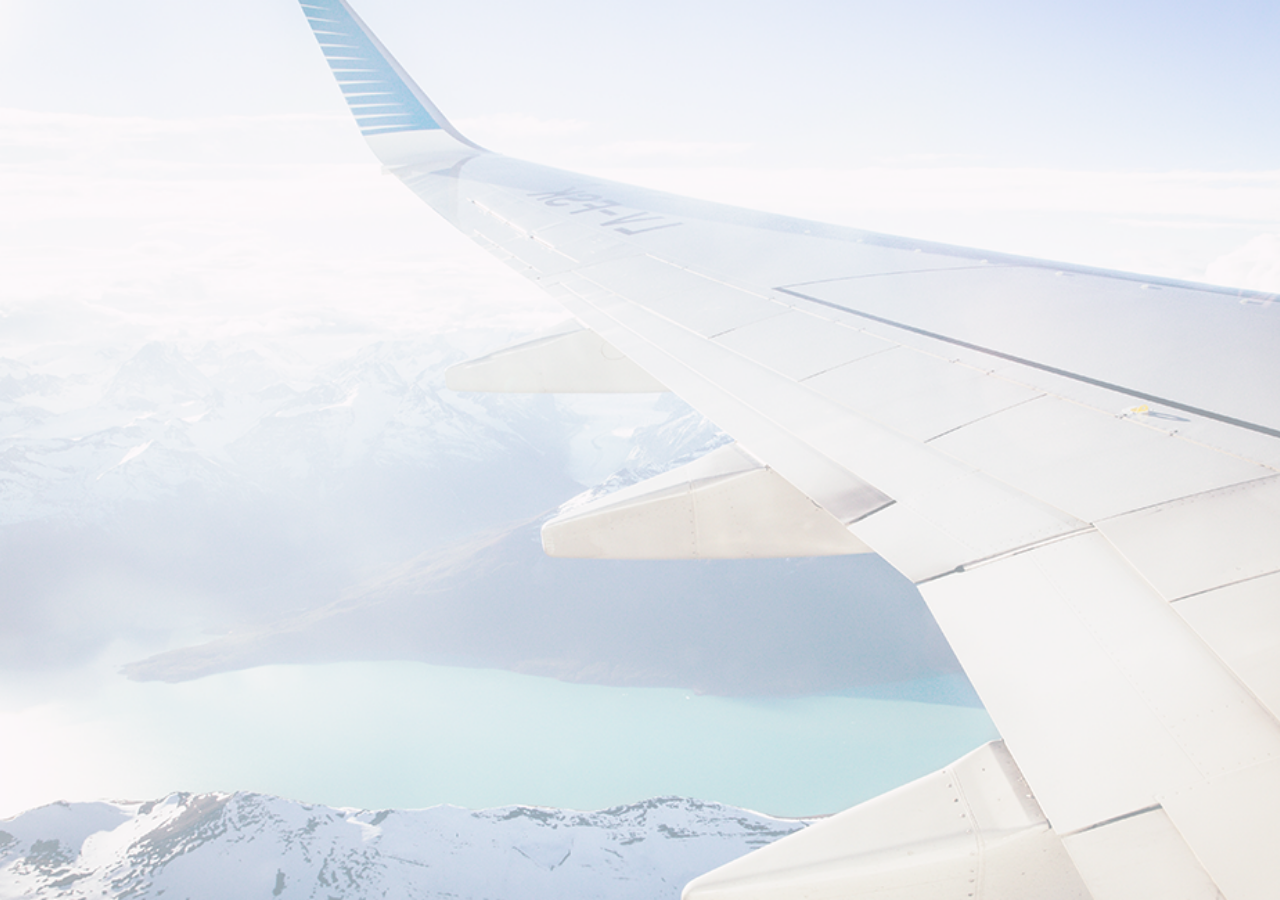
<file: index.html>
<!DOCTYPE html>
<html lang="en">

<head>
    <meta charset="UTF-8">
    <meta name="viewport" content="width=device-width, initial-scale=1.0">
    <meta http-equiv="X-UA-Compatible" content="ie=edge">
    <link rel="stylesheet" href="./normalize.css">
    <link rel="stylesheet" href="./style.css">
    <title>Main page</title>
    <link href="https://fonts.googleapis.com/css?family=Roboto:300,400,700" rel="stylesheet">
</head>

<body>
    <div class="welcome dflex">
        <div class="welcome__container">
            <div class="welcome__center-block dflex">
                <div class="welcome__logo">
                    <img src="./img/logo_intro.png" alt="" class="welcome__logo-pic">
                </div>
                    <a href="home.html" class="welcome__enter-btn">Перейти на сайт</a>
            </div>
            
        </div>
    </div>




</body>



</html>
</file>
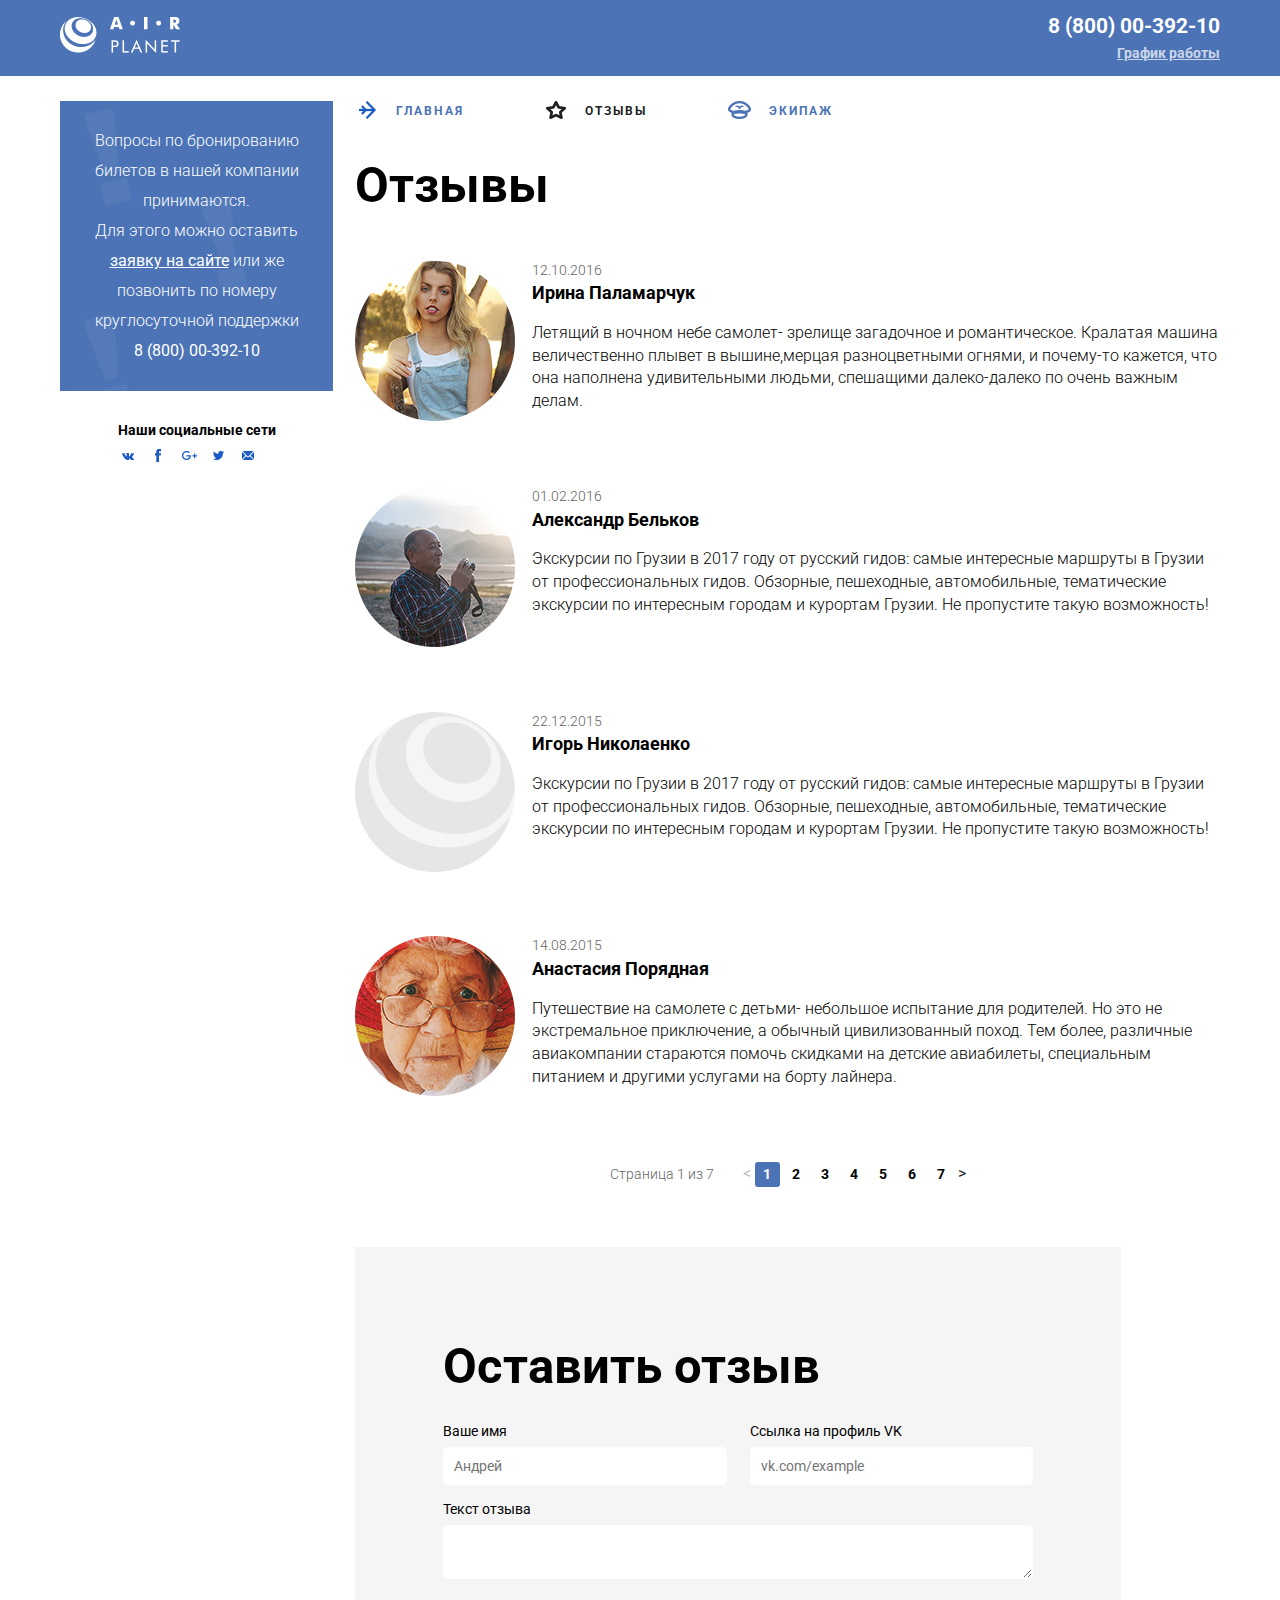
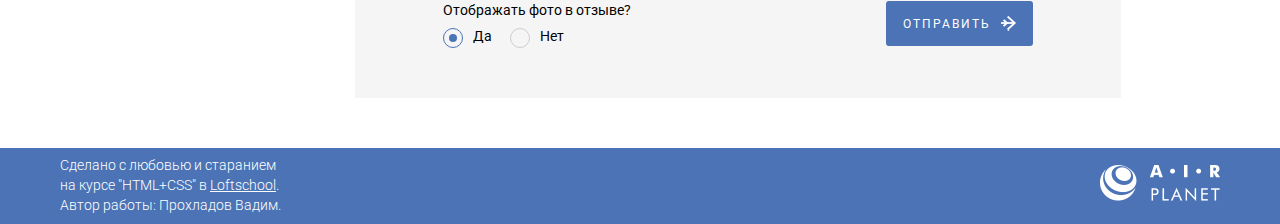
<file: comments.html>
<!DOCTYPE html>
<html lang="en">

<head>
    <meta charset="UTF-8">
    <meta name="viewport" content="width=device-width, initial-scale=1.0">
    <meta http-equiv="X-UA-Compatible" content="ie=edge">
    <link rel="stylesheet" href="./normalize.css">
    <link rel="stylesheet" href="./style.css">
    <title>Main page</title>
    <link href="https://fonts.googleapis.com/css?family=Roboto:300,400,700" rel="stylesheet">
</head>

<body>
    <div class="wrapper">
        <header class="header">
            <div class="container header__container dflex">
                <a href="home.html" class="logo">
                    <img class="logo__picture" src="./img/logo/logo.png" alt="">
                </a>
                <div class="company-contacts">
                    <a href="tel:+78000039210" class="company-contacts-phone"> 8 (800) 00-392-10 </a>
                    <div class="dropdown">
                        <a a href="#" class="dropdown__link">График работы </a>
                        <div class="dropdown__menu">
                            <div class="dropdown__menu_card">
                                <ul class="dropdown__list">
                                    <li class="dropdown__list-text-blue"><b>пн-вс: 9:00-20:00</b></li>
                                    <li class="dropdown__list-text">обед 14:00-14:30</li>
                                </ul>
                            </div>
                        </div>
                    </div>
                </div>
            </div>

        </header>
        <div class="container dflex">         
            <aside class="sidebar">
                <div class="alert">
                    Вопросы по бронированию билетов в нашей компании принимаются. <br>
                    Для этого можно оставить <b><u>заявку на сайте</u></b> или же позвонить по номеру круглосуточной поддержки <br><b> 8 (800) 00-392-10</b> 
                </div>

                <div class="text-center">
                    <div class="social">
                        <div class="social__text">
                            Наши социальные сети
                        </div>
                        <ul class="social__icon dflex">
                            <li class="social__icon-pic">
                                <a href="#" class="social__link social__link-vk"> </a>                                
                            </li>
                            <li class="social__icon-pic">
                                <a href="#" class="social__link social__link-fb"></a>                            
                            </li>
                            <li class="social__icon-pic">
                                <a href="#" class="social__link social__link-google"></a>                            
                            </li>
                            <li class="social__icon-pic">
                                <a href="#" class="social__link social__link-tw"></a>                            
                            </li>
                            <li class="social__icon-pic">
                                <a href="#" class="social__link social__link-mail"> </a>                            
                            </li>
                                    
                        </ul>
                                    
                    </div>
                </div>
                

            </aside>

            <div class="page-content">
                <ul class="nav dflex">
                    <li class="nav__item">
                        <a href="home.html" class="nav__link nav__icon nav__icon--main">
                            Главная
                        </a>
                    </li>
                    <li class="nav__item nav__item--active">
                        <a href="#" class="nav__link nav__icon nav__icon--feed">
                            Отзывы
                        </a>
                    </li>
                    <li class="nav__item">
                        <a href="team.html" class="nav__link nav__icon nav__icon--team">
                            Экипаж
                        </a>
                    </li>
        
                </ul>
    
                <section class="comments">
                    <h2 class="comments__title">Отзывы</h2>
                    <ul class="comments__list">
                        <li class="comments__item dflex">
                            <div class="comments__avatar">
                                <img src="./img/comments/Ellipse 1-3.jpg" alt="" class="comments__avatar-pic">
                            </div>
                            <div class="comments__desc">
                                <div class="comments__date">12.10.2016</div>
                                <div class="comments__heading">Ирина Паламарчук</div>
                                <p class="comments__desc-text">
                                    Летящий в ночном небе самолет- зрелище загадочное и романтическое.
                                    Кралатая машина величественно плывет в вышине,мерцая разноцветными
                                    огнями, и почему-то кажется, что она наполнена удивительными людьми,
                                    спешащими далеко-далеко по очень важным делам.
                                </p>
                            </div>
                        </li>
                        <li class="comments__item dflex">
                            <div class="comments__avatar">
                                <img src="./img/comments/Ellipse 1-2.jpg" alt="" class="comments__avatar-pic">
                            </div>
                            <div class="comments__desc">
                                <div class="comments__date">01.02.2016</div>
                                <div class="comments__heading">Александр Бельков</div>
                                <p class="comments__desc-text">
                                    Экскурсии по Грузии в 2017 году от русский гидов: самые интересные
                                    маршруты в Грузии от профессиональных гидов. Обзорные, пешеходные,
                                    автомобильные, тематические экскурсии по интересным городам и курортам
                                    Грузии. Не пропустите такую возможность!
                                </p>
                            </div>
                        </li>
                        <li class="comments__item dflex">
                            <div class="comments__avatar">
                                <img src="./img/comments/Ellipse 1-1.jpg" alt="" class="comments__avatar-pic">
                            </div>
                            <div class="comments__desc">
                                <div class="comments__date">22.12.2015</div>
                                <div class="comments__heading">Игорь Николаенко</div>
                                <p class="comments__desc-text">
                                    Экскурсии по Грузии в 2017 году от русский гидов: самые интересные
                                    маршруты в Грузии от профессиональных гидов. Обзорные, пешеходные,
                                    автомобильные, тематические экскурсии по интересным городам и курортам
                                    Грузии. Не пропустите такую возможность!
                                </p>
                            </div>
                        </li>
                        <li class="comments__item dflex">
                            <div class="comments__avatar">
                                <img src="./img/comments/Ellipse 1.png" alt="" class="comments__avatar-pic">
                            </div>
                            <div class="comments__desc">
                                <div class="comments__date">14.08.2015</div>
                                <div class="comments__heading">Анастасия Порядная</div>
                                <p class="comments__desc-text">
                                    Путешествие на самолете с детьми- небольшое испытание для родителей.
                                    Но это не экстремальное приключение, а обычный цивилизованный поход.
                                    Тем более, различные авиакомпании стараются помочь скидками на детские
                                    авиабилеты, специальным питанием и другими услугами на борту лайнера.
                                </p>
                            </div>
                        </li>
                    </ul>
                </section>
    
                <section class="pagination">
                    <div class="pagination__display">
                        <span>Страница 1 из 7</span>
                    </div>
                    <div class="pagination__controlls">
                        <a href="#" class="pagination__prev"><</a> 
                        <ul class="pagination__pages">
                            <li class="pagination__pages-item">
                                <a href="#" class="pagination__link active">1</a>
                            </li>
                            <li class="pagination__pages-item">
                                <a href="#" class="pagination__link">2</a>
                            </li>
                            <li class="pagination__pages-item">
                                <a href="#" class="pagination__link">3</a>
                            </li>
                            <li class="pagination__pages-item">
                                <a href="#" class="pagination__link">4</a>
                            </li>
                            <li class="pagination__pages-item">
                                <a href="#" class="pagination__link">5</a>
                            </li>
                            <li class="pagination__pages-item">
                                <a href="#" class="pagination__link">6</a>
                            </li>
                            <li class="pagination__pages-item">
                                <a href="#" class="pagination__link">7</a>
                            </li>
                        </ul>
                        <a href="#" class="pagination__next">></a>
                    </div>
                </section>

                <form method="get" class="form">
                    <h2 class="form__title">Оставить отзыв</h2>
                    <div class="form__row">
                        <label for="" class="form__block">
                            <div class="form__block-title">Ваше имя</div>
                            <input type="text" placeholder="Андрей" class="form__input form-field">
                        </label>
                        <label for="" class="form__block">
                            <div class="form__block-title">Ссылка на профиль VK</div>
                            <input type="text" placeholder="vk.com/example" class="form__input form-field">
                        </label>                
                    </div>
                    <div class="form__row">
                        <label for="" class="form__block">
                            <div class="form__block-title">Текст отзыва</div>
                            <textarea name="" class="form__textarea form-field"></textarea>
                        </label>                            
                    </div>
                    <div class="dflex form__footer">
                        <div class="form__check">
                            <div class="form__check-title">Отображать фото в отзыве?</div>
                            <label class="form__radio-button">
                                <input type="radio" name="check" value="yes" checked class="form__radio-input">
                                <div class="radio__styled"></div>Да
                            </label> 
                            <label class="form__radio-button">
                                <input type="radio" name="check" value="no" class="form__radio-input">
                                <div class="radio__styled"></div>Нет
                            </label>
                        </div>            
                        <div class="form__button">
                            <button type="submit" class="form__button-text">Отправить</button>
                        </div>
                    </div>
        
                </form>

            </div>

        </div>


        <footer class="footer">
            <div class="container footer__container dflex">
                <div class="company-text">
                    Сделано с любовью и старанием <br> 
                    на курсе "HTML+CSS" в <u>Loftschool</u>.</br>
                    Автор работы: Прохладов Вадим.       
                </div>
                <a href="home.html" class="footer__logo">
                    <img class="logo__picture" src="./img/logo/logo.png" alt="">
                </a>
                

                    
            </div>
        </footer>

    </div>

</body>

</html>
</file>
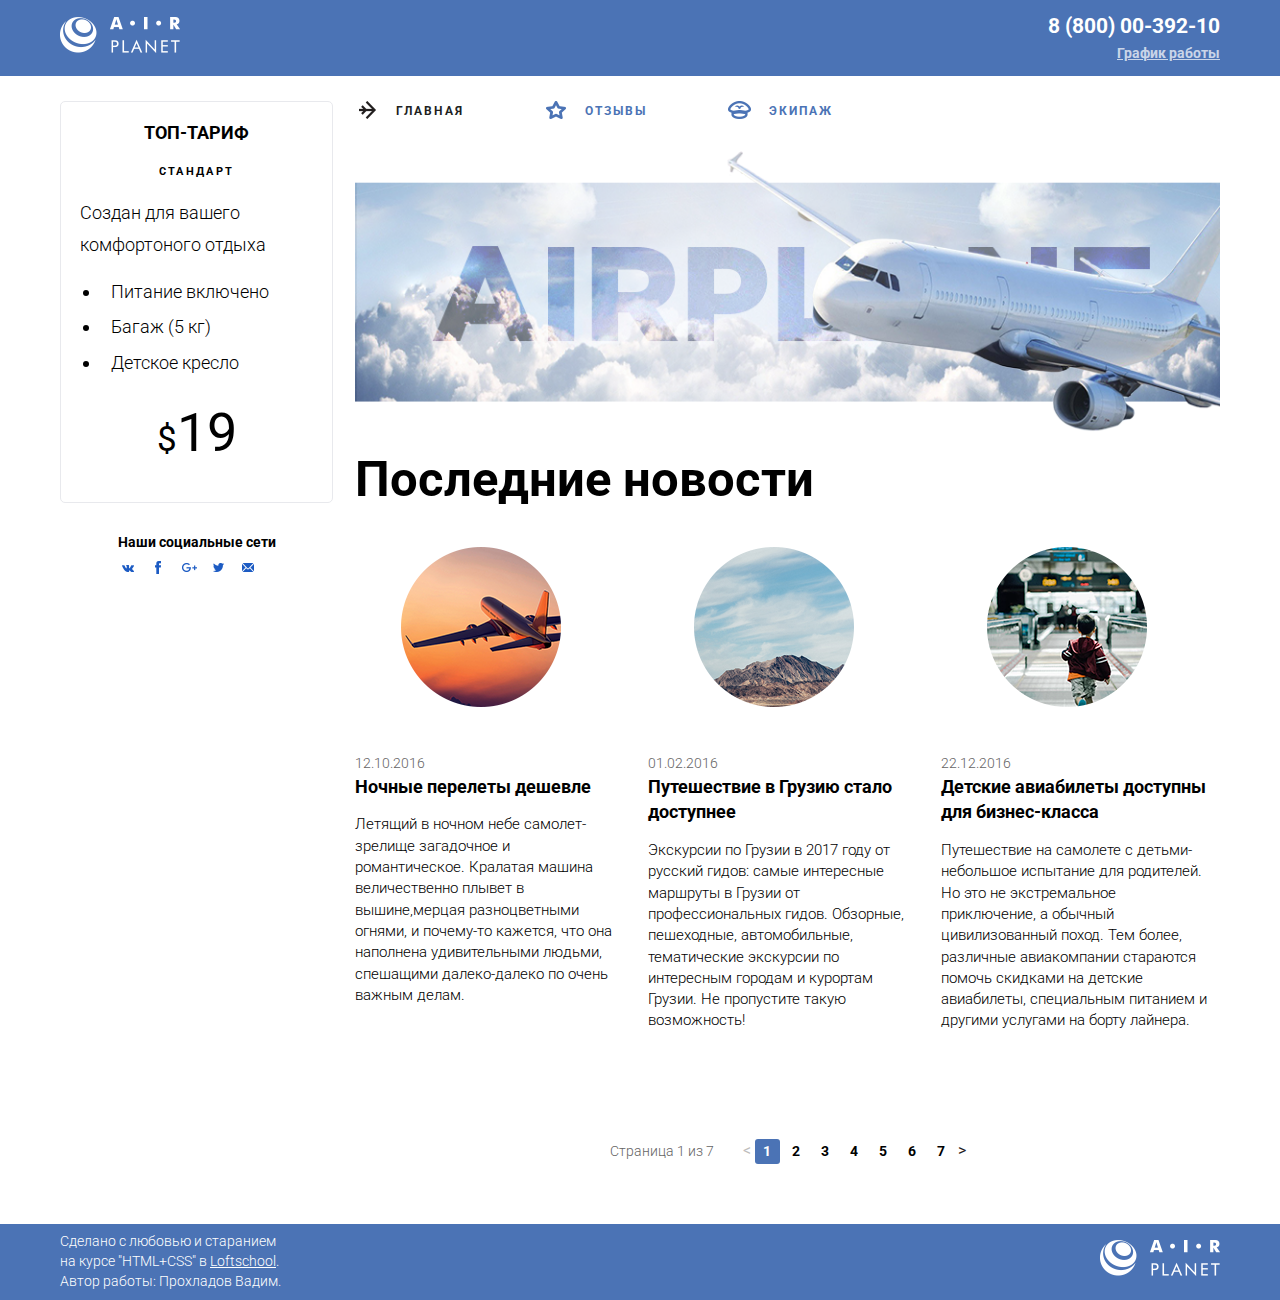
<file: home.html>
<!DOCTYPE html>
<html lang="en">

<head>
    <meta charset="UTF-8">
    <meta name="viewport" content="width=device-width, initial-scale=1.0">
    <meta http-equiv="X-UA-Compatible" content="ie=edge">
    <link rel="stylesheet" href="./normalize.css">
    <link rel="stylesheet" href="./style.css">
    <title>Main page</title>
    <link href="https://fonts.googleapis.com/css?family=Roboto:300,400,700" rel="stylesheet">
</head>

<body>
    <div class="wrapper">
        <header class="header">
            <div class="container header__container dflex">
                <a href="" class="logo">
                    <img class="logo__picture" src="./img/logo/logo.png" alt="">
                </a>
                <div class="company-contacts">
                    <a href="tel:+78000039210" class="company-contacts-phone"> 8 (800) 00-392-10 </a>
                    <div class="dropdown">
                        <a a href="#" class="dropdown__link">График работы </a>
                        <div class="dropdown__menu">
                            <div class="dropdown__menu_card">
                                <ul class="dropdown__list">
                                    <li class="dropdown__list-text-blue"><b>пн-вс: 9:00-20:00</b></li>
                                    <li class="dropdown__list-text">обед 14:00-14:30</li>
                                </ul>
                            </div>
                        </div>
                    </div>
                    
                </div>
            </div>

        </header>
        <div class="container dflex">         
            <aside class="sidebar">
                <div class="prices__block prices__block-border">
                    <h3 class="prices__block-text">Топ-тариф</h3>
                    <h5 class="price__heading-text">Стандарт</h5>
                    <div class="price__description">
                        <div class="block__title">
                            Создан для вашего комфортоного отдыха
                        </div>
                        <ul class="block__desc">
                            <li>Питание включено</li>
                            <li>Багаж (5 кг)</li>
                            <li>Детское кресло</li>
                        </ul>
                    </div>                                            
                    <p class="price-text">
                        <small>$</small>19
                    </p>                           
                </div>

                <div class="text-center">
                    <div class="social">
                        <div class="social__text">
                            Наши социальные сети
                        </div>
                        <ul class="social__icon dflex">
                            <li class="social__icon-pic">
                                <a href="#" class="social__link social__link-vk"> </a>                                
                            </li>
                            <li class="social__icon-pic">
                                <a href="#" class="social__link social__link-fb"></a>                            
                            </li>
                            <li class="social__icon-pic">
                                <a href="#" class="social__link social__link-google"></a>                            
                            </li>
                            <li class="social__icon-pic">
                                <a href="#" class="social__link social__link-tw"></a>                            
                            </li>
                            <li class="social__icon-pic">
                                <a href="#" class="social__link social__link-mail"> </a>                            
                            </li>
                            
                        </ul>
                            
                    </div>
                </div>
                
            </aside>      
            <div class="page-content">
                <ul class="nav dflex">
                    <li class="nav__item nav__item--active">
                        <a href="#" class="nav__link nav__icon nav__icon--main">
                            Главная
                        </a>
                    </li>
                    <li class="nav__item">
                        <a href="comments.html" class="nav__link nav__icon nav__icon--feed">
                            Отзывы
                        </a>
                    </li>
                    <li class="nav__item">
                        <a href="team.html" class="nav__link nav__icon nav__icon--team">
                            Экипаж
                        </a>
                    </li>
        
                </ul>
        
                <section class="page__preview">
                    <img src="./img/air.png" alt="" class="page__preview-img">
                </section>

                <section class="news">
                    <h2 class="news__title">Последние новости</h2>
                    <ul class="news__list dflex">
                        <li class="news__item dflex">
                            <div class="news__avatar">
                                <img src="./img/news/Ellipse 1-2.png" alt="" class="news__avatar-pic">
                            </div>
                            <div class="news__desc">
                                <div class="news__date">12.10.2016</div>
                                <div class="news__heading">Ночные перелеты дешевле</div>
                                <p class="news__desc-text">
                                    Летящий в ночном небе самолет- зрелище загадочное и романтическое.
                                    Кралатая машина величественно плывет в вышине,мерцая разноцветными
                                    огнями, и почему-то кажется, что она наполнена удивительными людьми,
                                    спешащими далеко-далеко по очень важным делам.
                                </p>
                            </div>
                        </li>
                        <li class="news__item dflex">
                            <div class="news__avatar">
                                <img src="./img/news/Ellipse 1-1.png" alt="" class="news__avatar-pic">
                            </div>
                            <div class="news__desc">
                                <div class="news__date">01.02.2016</div>
                                <div class="news__heading">Путешествие в Грузию стало доступнее</div>
                                <p class="news__desc-text">
                                    Экскурсии по Грузии в 2017 году от русский гидов: самые интересные
                                    маршруты в Грузии от профессиональных гидов. Обзорные, пешеходные,
                                    автомобильные, тематические экскурсии по интересным городам и курортам
                                    Грузии. Не пропустите такую возможность!
                                </p>
                            </div>
                        </li>
                        <li class="news__item dflex">
                            <div class="news__avatar">
                                <img src="./img/news/Ellipse 1.png" alt="" class="news__avatar-pic">
                            </div>
                            <div class="news__desc">
                                <div class="news__date">22.12.2016</div>
                                <div class="news__heading">Детские авиабилеты доступны для бизнес-класса</div>
                                <p class="news__desc-text">
                                    Путешествие на самолете с детьми- небольшое испытание для родителей.
                                    Но это не экстремальное приключение, а обычный цивилизованный поход.
                                    Тем более, различные авиакомпании стараются помочь скидками на детские
                                    авиабилеты, специальным питанием и другими услугами на борту лайнера.
                                </p>
                            </div>
                        </li>
                    </ul>
                </section>

                <section class="pagination">
                    <div class="pagination__display">
                        <span>Страница 1 из 7</span>
                    </div>
                    <div class="pagination__controlls">
                        <a href="#" class="pagination__prev"><</a> 
                        <ul class="pagination__pages">
                            <li class="pagination__pages-item">
                                <a href="#" class="pagination__link active">1</a>
                            </li>
                            <li class="pagination__pages-item">
                                <a href="#" class="pagination__link">2</a>
                            </li>
                            <li class="pagination__pages-item">
                                <a href="#" class="pagination__link">3</a>
                            </li>
                            <li class="pagination__pages-item">
                                <a href="#" class="pagination__link">4</a>
                            </li>
                            <li class="pagination__pages-item">
                                <a href="#" class="pagination__link">5</a>
                            </li>
                            <li class="pagination__pages-item">
                                <a href="#" class="pagination__link">6</a>
                            </li>
                            <li class="pagination__pages-item">
                                <a href="#" class="pagination__link">7</a>
                            </li>
                        </ul>
                        <a href="#" class="pagination__next">></a>
                    </div>
                </section>
            </div>
        
        </div>

        <footer class="footer">
            <div class="container footer__container dflex">
                <div class="company-text">
                    Сделано с любовью и старанием <br> 
                    на курсе "HTML+CSS" в <u>Loftschool</u>.</br>
                    Автор работы: Прохладов Вадим.       
                </div>
                <a href="#" class="footer__logo">
                    <img class="logo__picture" src="./img/logo/logo.png" alt="">
                </a>
                

                    
            </div>
        </footer>

    </div>

</body>

</html>
</file>
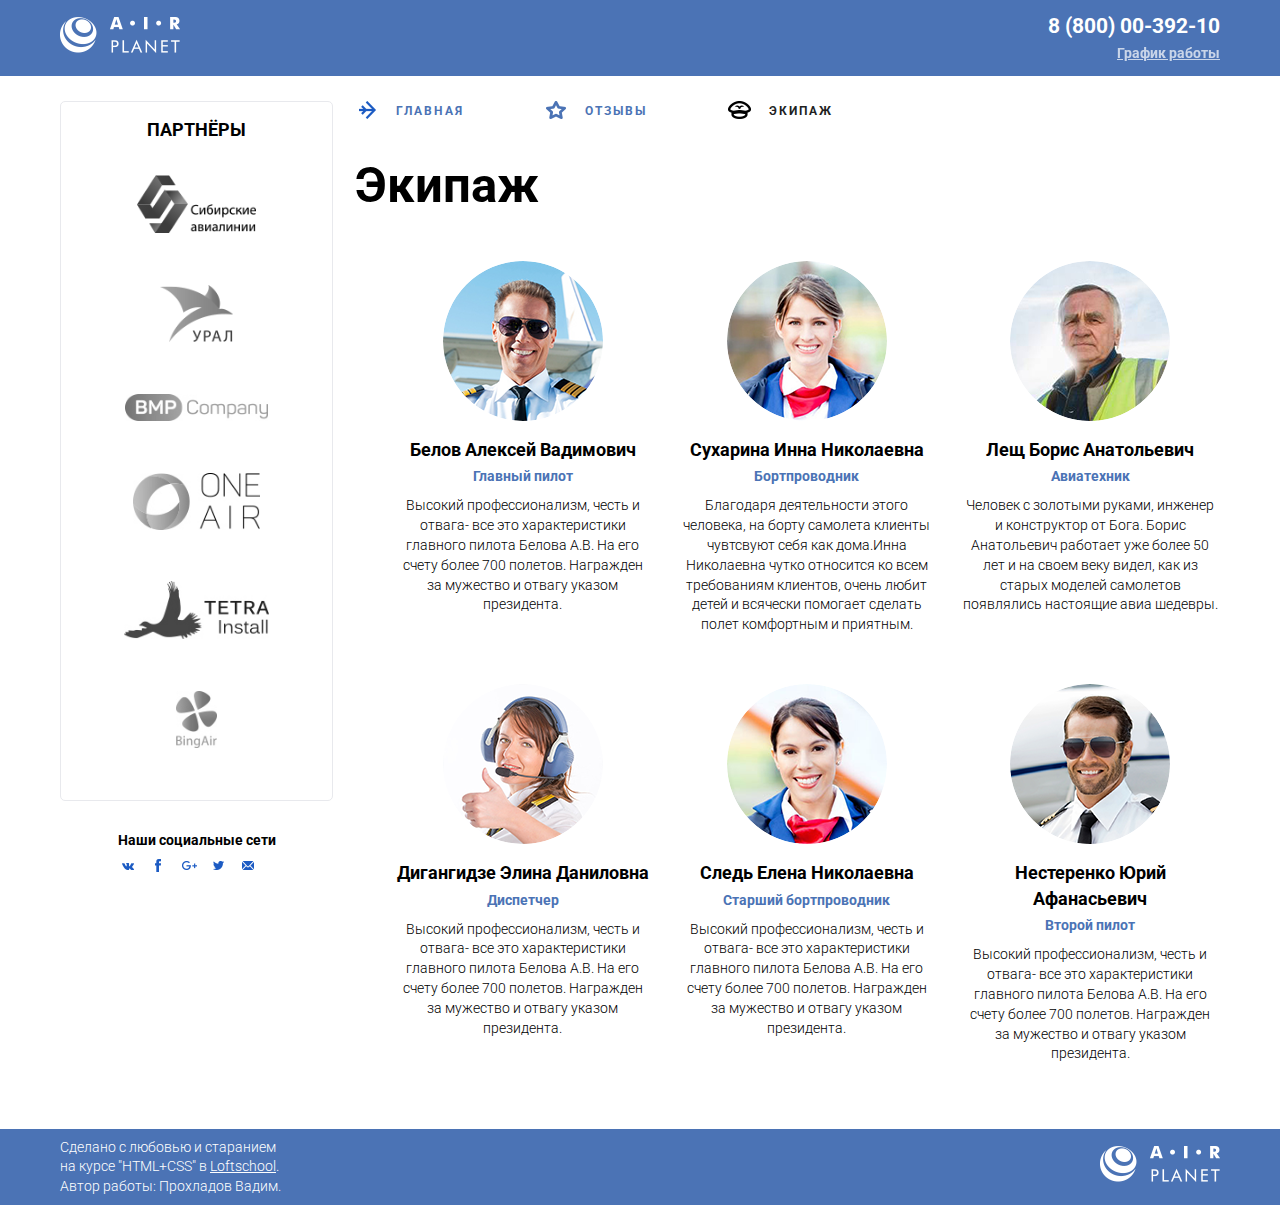
<file: team.html>
<!DOCTYPE html>
<html lang="en">

<head>
    <meta charset="UTF-8">
    <meta name="viewport" content="width=device-width, initial-scale=1.0">
    <meta http-equiv="X-UA-Compatible" content="ie=edge">
    <link rel="stylesheet" href="./normalize.css">
    <link rel="stylesheet" href="./style.css">
    <title>Main page</title>
    <link href="https://fonts.googleapis.com/css?family=Roboto:300,400,700" rel="stylesheet">
</head>

<body>
    <div class="wrapper">
        <header class="header">
            <div class="container header__container dflex">
                <a href="home.html" class="logo">
                    <img class="logo__picture" src="./img/logo/logo.png" alt="">
                </a>
                <div class="company-contacts">
                    <a href="tel:+78000039210" class="company-contacts-phone"> 8 (800) 00-392-10 </a>
                    <div class="dropdown">
                        <a a href="#" class="dropdown__link">График работы </a>
                        <div class="dropdown__menu">
                            <div class="dropdown__menu_card">
                                <ul class="dropdown__list">
                                    <li class="dropdown__list-text-blue"><b>пн-вс: 9:00-20:00</b></li>
                                    <li class="dropdown__list-text">обед 14:00-14:30</li>
                                </ul>
                            </div>
                        </div>
                        </div>
                </div>
            </div>

        </header>
        <div class="container dflex">         
            <aside class="sidebar">
                <div class="partners partners__border">
                    <h2 class="partners__text">
                        Партнёры
                    </h2>
                    <ul class="partners__icon">
                        <li class="partners__icon-pic ">
                            <a href="" class="partners__icon-link">
                                <img src="./img/partners/color/logo-3.png" alt="">
                            </a>                           
                        </li>
                        <li class="partners__icon-pic">
                            <a href="" class="partners__icon-link">
                                <img src="./img/partners/color/logo-6.png" alt="">
                            </a>                           
                        </li>
                        <li class="partners__icon-pic">
                            <a href="" class="partners__icon-link">
                                <img src="./img/partners/color/logo-1.jpg" alt="">
                                </a>                           
                        </li>
                        <li class="partners__icon-pic">
                            <a href="" class="partners__icon-link">
                                <img src="./img/partners/color/logo-4.jpg" alt="">
                            </a>                           
                        </li>
                        <li class="partners__icon-pic">
                            <a href="" class="partners__icon-link">
                                <img src="./img/partners/color/logo-2.jpg" alt="">
                            </a>                           
                        </li>
                        <li class="partners__icon-pic">
                            <a href="" class="partners__icon-link">
                                <img src="./img/partners/color/logo-5.jpg" alt="">
                            </a>                           
                        </li>
                                
                    </ul> 
        
                </div>

                <div class="text-center">
                    <div class="social">
                        <div class="social__text">
                            Наши социальные сети
                        </div>
                        <ul class="social__icon dflex">
                            <li class="social__icon-pic">
                                <a href="#" class="social__link social__link-vk"> </a>                                
                            </li>
                            <li class="social__icon-pic">
                                <a href="#" class="social__link social__link-fb"></a>                            
                            </li>
                            <li class="social__icon-pic">
                                <a href="#" class="social__link social__link-google"></a>                            
                            </li>
                            <li class="social__icon-pic">
                                <a href="#" class="social__link social__link-tw"></a>                            
                            </li>
                            <li class="social__icon-pic">
                                <a href="#" class="social__link social__link-mail"> </a>                            
                            </li>
                                
                        </ul>
                                
                    </div>
                </div>

            </aside>

            <div class="page-content">
                <ul class="nav dflex">
                    <li class="nav__item">
                        <a href="home.html" class="nav__link nav__icon nav__icon--main">
                            Главная
                        </a>
                    </li>
                    <li class="nav__item">
                        <a href="comments.html" class="nav__link nav__icon nav__icon--feed">
                            Отзывы
                        </a>
                    </li>
                    <li class="nav__item  nav__item--active">
                        <a href="#" class="nav__link nav__icon nav__icon--team">
                            Экипаж
                        </a>
                    </li>
        
                </ul>
    
                <section class="team">
                    <h2 class="team__title">Экипаж</h2>
                    <ul class="team__list dflex">
                        <li class="team__item dflex">
                            <div class="team__avatar">
                                <img src="./img/team/Alex.png" alt="" class="team__avatar-pic">
                                <span>Алексей</span>
                            </div>
                            <div class="team__desc">
                                <h3 class="team__name">Белов Алексей Вадимович</h3>
                                <div class="team__occ">Главный пилот</div>
                                <p class="team__text">
                                    Высокий профессионализм, честь и отвага- все это характеристики
                                    главного пилота Белова А.В. На его счету более 700 полетов.
                                    Награжден за мужество и отвагу указом президента.
                                </p>
                            </div>
                        </li>
                        <li class="team__item dflex">
                            <div class="team__avatar">
                                <img src="./img/team/Inna.png" alt="" class="team__avatar-pic">
                                <span>Ирина</span>
                            </div>
                            <div class="team__desc">
                                <h3 class="team__name">Сухарина Инна Николаевна</h3>
                                <div class="team__occ">Бортпроводник</div>
                                <p class="team__text">
                                    Благодаря деятельности этого человека, на борту самолета клиенты
                                    чувтсвуют себя как дома.Инна Николаевна чутко относится ко всем
                                    требованиям клиентов, очень любит детей и всячески помогает сделать
                                    полет комфортным и приятным.
                                </p>
                            </div>
                        </li>
                        <li class="team__item dflex">
                            <div class="team__avatar">
                                <img src="./img/team/Boris.png" alt="" class="team__avatar-pic">
                                <span>Борис</span>
                            </div>
                            <div class="team__desc">
                                <h3 class="team__name">Лещ Борис Анатольевич</h3>
                                <div class="team__occ">Авиатехник</div>
                                <p class="team__text">
                                    Человек с золотыми руками, инженер и конструктор от Бога.
                                    Борис Анатольевич работает уже более 50 лет и на своем веку видел,
                                    как из старых моделей самолетов появлялись настоящие авиа шедевры.
                                </p>
                            </div>
                        </li>
                        <li class="team__item dflex">
                            <div class="team__avatar">
                                <img src="./img/team/Elina.png" alt="" class="team__avatar-pic">
                                <span>Элина</span>
                            </div>
                            <div class="team__desc">
                                <h3 class="team__name">Дигангидзе Элина Даниловна</h3>
                                <div class="team__occ">Диспетчер</div>
                                <p class="team__text">
                                    Высокий профессионализм, честь и отвага- все это характеристики
                                    главного пилота Белова А.В. На его счету более 700 полетов.
                                    Награжден за мужество и отвагу указом президента.
                                </p>
                            </div>
                        </li>
                        <li class="team__item dflex">
                            <div class="team__avatar">
                                <img src="./img/team/Elena.png" alt="" class="team__avatar-pic">
                                <span>Елена</span>
                            </div>
                            <div class="team__desc">
                                <h3 class="team__name">Следь Елена Николаевна</h3>
                                <div class="team__occ">Старший бортпроводник</div>
                                <p class="team__text">
                                    Высокий профессионализм, честь и отвага- все это характеристики
                                    главного пилота Белова А.В. На его счету более 700 полетов.
                                    Награжден за мужество и отвагу указом президента.
                                </p>
                            </div>
                        </li>
                        <li class="team__item dflex">
                            <div class="team__avatar">
                                <img src="./img/team/Yrii.png" alt="" class="team__avatar-pic">
                                <span>Юрий</span>
                            </div>
                            <div class="team__desc">
                                <h3 class="team__name">Нестеренко Юрий Афанасьевич</h3>
                                <div class="team__occ">Второй пилот</div>
                                <p class="team__text">
                                    Высокий профессионализм, честь и отвага- все это характеристики
                                    главного пилота Белова А.В. На его счету более 700 полетов.
                                    Награжден за мужество и отвагу указом президента.
                                </p>
                            </div>
                        </li>
                        
                    </ul>
                </section>

                
    
                
            </div>

        </div>        

        <footer class="footer">
            <div class="container footer__container dflex">
                <div class="company-text">
                    Сделано с любовью и старанием <br> 
                    на курсе "HTML+CSS" в <u>Loftschool</u>.</br>
                    Автор работы: Прохладов Вадим.       
                </div>
                <a href="home.html" class="footer__logo">
                    <img class="logo__picture" src="./img/logo/logo.png" alt="">
                </a>
                

                    
            </div>
        </footer>

    </div>

</body>

</html>
</file>
<file: style.css>
body{
    font-family: "Roboto", Arial, sans-serif;
    line-height: 1.42;
    -webkit-font-smoothing: antialiased;
}

div, input, textarea {
    box-sizing: border-box;
}

.text-center {
    text-align: center;
}

.dflex {
    display: flex;
}

.container{
    width: 1160px;
    margin: 0 auto;
}
header{
    background: #4b73b5;
    color: white;
}
.header__container {
    position: relative;
    height: 76px;
    margin-bottom: 25px;
    justify-content: space-between;
    align-items: center;
}
.logo{
    display: block;
    
}

.company-contacts {
    text-align: right;
}
.company-contacts-phone{
    font-size: 21px;
    text-decoration: none;
    font-weight: bold;
    color: inherit;

} 

.dropdown__link{
    font-size: 14px;    
    font-weight: bold;
    opacity: 0.7;
    text-decoration:underline;
    color: inherit;
    
    
}

.dropdown{
    position: relative;
    cursor: pointer;
}

.dropdown:hover .dropdown__menu{
    display: block;
}
.dropdown:hover .dropdown__link{
    color: #c9d5e9;
}

.dropdown__menu{
    position: absolute;
    max-width: 163px;
    top: 100%;
    right: 0;
    padding-top: 12px;
    display: none;
}

.dropdown__menu_card {
    background: #ffffff;
    padding: 20px;
    border-radius: 5px;
    box-shadow: 0 3px 4px 1px rgba(0, 0, 0, 0.1);
    position: relative;
}

.dropdown__menu_card:before {
    content: ' ';
    border: 9px solid;
    border-color: transparent transparent #fff transparent;
    position: absolute;
    bottom: 100%;
    right: 0;
}

.dropdown__menu:before{
    content: "";
    display: block;
    height: 30px;
    left: 0;
    top: -20px;
    position: absolute;
    right: 0;
}

.dropdown__list-text-blue{
    font-size:14px;
    font-weight: 400;
    color: #4b73b5;   
    
}
.dropdown__list-text{
    font-size:14px;
    font-weight: 300;
    color: #221f1f;  
}

.dropdown__list{
    list-style-type: none;
    text-align: center;
    padding: 0;
    margin: 0;
}
.page-content{
    flex: 1;
}

.sidebar {
    padding-right: 22px;
    flex: 0 0 273px;
}

img{
    max-width: 100%;
    max-height: 100%;
}


.nav__link{
    text-decoration: none;
    display: inline-block;
    vertical-align: top;
    letter-spacing: 2.1px;
    font-size: 12px;
    font-weight: bold;
    color: #4b73b5;
    text-transform: uppercase;
    transition: color 0.1s ease;
}

.nav__icon:before{
    content: ' ';
    width: 24px;
    height: 18px;
    background: center center no-repeat;
    margin-right: 12px;
    display: inline-block;
    vertical-align: top;
}

.nav__icon--main:before{
    background-image: url('./img/sidebar/main_icon2.png');
}
.nav__icon--feed:before{
    background-image: url('./img/sidebar/feed_icon.png')
}
.nav__icon--team:before{
    background-image: url('./img/sidebar/team_icon.png')
}

.nav__link:hover.nav__icon--main:before, .nav__item--active .nav__icon--main:before{
    background-image: url('./img/sidebar/main_icon.png')
}
.nav__link:hover.nav__icon--feed:before, .nav__item--active .nav__icon--feed:before{
    background-image: url('./img/sidebar/feed_icon2.png')
}
.nav__link:hover.nav__icon--team:before, .nav__item--active .nav__icon--team:before{
    background-image: url('./img/sidebar/team_icon2.png')
}

.nav__item {
    margin-bottom: 30px;
    line-height: 20px;
    margin-right: 80px;
}

.nav__item:last-child {
    margin-bottom: 0;
    margin-right: 0;
}

.nav__item--active .nav__icon--main:before{
    background-image: url('./img/sidebar/main_icon.png');

}

.nav__item--active .nav__link{
    color:#221f1f;
}


.nav__link:hover {
    color:#221f1f;
}

.nav{
    list-style: none;
    padding: 0;
    margin: 0;
    flex-direction: row;
}

.clearfix {
    display: block;
    clear: both;
}

.prices__block {
    list-style: none;    
    margin-bottom: 30px;
}



.prices__block-text{
    padding: 40px 10px 0 10px;
    text-align: center;
    box-sizing: border-box;
}

.prices__block-text:last-child{
    margin-right: 0;
}


.prices__block-border{
    border: 1px solid ;
    border-radius: 5px;
    border-color: #e8e9ed
}




.price__icon-circle {
    width: 72px;
    height: 72px;
    background: #4b73b5;
    display: inline-block;
    border-radius: 72px;
    text-align: center;
    line-height: 89px;
}
.prices__base-name {
    font-size: 49px;
    font-weight: bold;
    margin-bottom: 36px;
    margin-top: 0px;
}

.price__heading-text{
    font-size: 10.78px; 
    font-weight: bold;
    text-transform: uppercase;
    letter-spacing: 2.3px;
    text-align: center;
}
.prices__block-text{
    font-size: 18px; 
    font-weight: bold;
    text-transform: uppercase;    
    text-align: center;
    padding: 0;
}

.block__desc{
    text-align: left;
    list-style-type: disc;
    
}
.block__desc li {
    padding-left: 10px;
    margin-bottom: 10px;
}
.price__description{
    font-weight: 300;
    font-size: 18px;
    text-align: center;
}

.block__title{
    line-height: 32px;
    margin-bottom: 10px;
    text-align: left;
    padding-left: 19px;
}

.price-text{
    font-weight: 400;
    font-size: 53.89px;
    margin-top: 20px;
    margin-bottom: 30px;
    text-align: center;
}

.price-text small {
    font-size: 65%;
}

.comments, .news{
    margin-bottom: 57px;
}

.news__list, .comments__list{
    list-style: none;
    margin: 0;
    padding: 0;
    
}

.news__list{
    flex-direction: row;
    flex-wrap: wrap;
    margin-top: 0px;
}
.news__avatar, .comments__avatar{
    margin-right: 17px;
    flex: 0 0 160px;
    
}

.news__avatar{
margin-bottom: 40PX;
}

.clearfix-append:after {
    content: ' ';
    display: block;
    clear: both;
}

.news__title {
    margin-bottom: 33px;
    font-size: 49px;
    font-weight: bold;
    margin-top: 0;
}

.comments__title{
    font-size: 49px;
    font-weight: bold;
    margin: 0;
    margin-bottom: 40px;
}

.news__item{
    flex: 0 0 31%;
    flex-direction: column;
    align-items: center;   
    box-sizing: border-box;
    margin-bottom: 35px;
    margin-right: 25px;
}

.comments__item{
    margin-bottom: 58px;
}

.news__item:last-child{
    margin-bottom: 0;
    margin-right: 0;
}
.comments__item:last-child{
    margin-bottom: 0;
}

.news__date, .comments__date{
    font-size: 14px;
    font-weight: 300;
    color: #656464;
}

.news__heading, .comments__heading{
    font-size: 18px;
    font-weight: bold;
    margin-bottom: 12px;
}

.team__name{
    font-size: 18px;
    font-weight: bold;
    margin-bottom: 5px;
    margin-top: 0px;
}

.news__desc-text {
    font-size: 15px;
    font-weight: 300;
   
}

.comments__desc-text{
    font-size: 16px;
    font-weight: 300;
}



.pagination{
    text-align: center;
    vertical-align: middle;
    margin-bottom: 60px;
}

.pagination__display, .pagination__controlls {
    display: inline-block;
}

.pagination__display {
    margin-right: 25px;
    font-size: 14px;
    font-weight: 300;
    color: #656464;
}

.pagination__pages {
    display: inline-block;
    padding: 0;
    margin: 0;
    list-style: none;
}

.pagination__pages-item {
    display: inline-block;
    font-size: 14px;
    font-weight: bold;
}

.pagination__link {
    display: block;
    width: 25px;
    height: 25px;
    border-radius: 3px;
    text-align: center;
    line-height: 25px;
    text-decoration: none;
    color: black;
    cursor: pointer;
}
.pagination__link:hover{
    color:#1c5bc3;
}

.pagination__link.active {
    background-color:#4b73b5;
    color: white;
}

.pagination__prev, .pagination__next {
    text-decoration: none;
}
.pagination__prev{
    color: #bebdbd;
    
}
.pagination__next {
    color: #242121;
}
  


.footer__container {
    position: relative;
    height: 76px;
    justify-content: space-between;
    align-items: center;
    
    }

.footer {
    background: #4b73b5;
    color: white;
    
}

.footer__logo { 
   margin-left: -60px;
}

.company-text{
    font-size: 14px;
    font-weight: 300;
    display: inline-block;
    
}

.social__icon{
    text-decoration: none;
    vertical-align: middle;
    list-style: none;
    margin: 0;
    padding: 0;
    
}

.social__icon li {
    margin-right: 10px;
    width:20px;
    height: 20px;
    border-radius: 50%;
    background-color: white;
    text-align: center; 
}
.social__icon li:last-child{
    margin-right: 0px;
}

.social__icon li:hover {    
    background-color: #d2def3;
}

.social__text{
    font-size: 14px;
    font-weight: bold;
    margin-bottom: 5px;
}
.social{
    display: inline-block;
}


.form{
    background: #f5f5f5;
    padding: 45px 88px 50px 88px;
    max-width: 766px;        
    margin-bottom: 50px;
    box-sizing: border-box;
}

.form__title{
    font-size: 49px;
    font-weight: bold;
    margin-bottom: 20px;
    
}

.form__row{
    margin-bottom: 15px;
    display: flex;
}

.form__block{
    margin-right: 23px;
    flex: 1px;
    

}
.form__block:last-child{
    margin-right: 0;

    }
.form__block-title, .form__check-title{
    font-size: 14px;
    font-weight: 400;
    margin-bottom: 5px;
}   

.form-field{
    width: 100%;
    background: white;
    border: 1px solid transparent;
    font-size: 14px;
    border-radius: 5px;
    padding: 10px;
    box-sizing: border-box;
    outline: none;
}

.form-field:focus {
    border-color: #4b73b5;
}

.form__field::placeholder{
    color: #ccc;
}

.form__textarea{
    resize: vertical;
}

.form__radio-button{
    cursor: pointer;
    font-size: 14px;    
    margin-right: 15px;
}

.radio__styled {
    display: inline-block;
    width: 20px;
    height: 20px;
    border-radius: 50%;
    border: 1px solid #cecece;    
    margin-right: 10px;
    padding: 5px;
    vertical-align: middle;
}

.radio__styled:before {
    content: ' ';
    display: block;
    height: 100%;
    border-radius: 50%;
}

.form__radio-button input:checked + .radio__styled {
    border-color: #4b73b5;
}

.form__radio-button input:checked + .radio__styled:before {
    background-color: #4b73b5;
}

.form__radio-button input {
    display: none;
}


.form__button-text{
  color: white;
  text-decoration: none;   
  background: #4b73b5;
  padding: 15px 17px;
  border-radius: 3px;
  display: inline-block;
  outline: none;
  border: none;
  text-transform: uppercase;
  font-size: 12px;
  font-weight: 400;
  letter-spacing: 2px;
  cursor: pointer;
} 
.form__button-text:hover{
    background:white;
    color:  #4b73b5;
    
}
button:after {
    content: ' ';
    display: inline-block;
    width: 15px;
    height: 15px;
    background-image: url(./img/Vector\ Smart\ Object.png);
    margin-left: 10px;
    vertical-align: text-bottom;
}

button:hover:after {
    background-image: url(./img/Vector\ Smart\ Object2.png);
}

.form__footer {
    justify-content: space-between;
}
 

.breadcrumbs {
    margin: 0;
    padding: 0;
    list-style: none;
    margin-top: 25px;
    margin-bottom: 10px;
}
.breadcrumbs__item,
.breadcrumbs__link {
  display: inline-block;
  vertical-align: middle;
}

.breadcrumbs__item:after {
  content: "/";
  display: inline-block;
  vertical-align: middle;
}

.breadcrumbs__item:last-child:after {
  display: none;
}

.breadcrumbs__link {
  font-style: italic;
  font-size: 14px;
  opacity: .8;
  color:#497ccf(178, 73, 48, 0.8);
}
.breadcrumbs__link:visited{
    color:#497ccf
}


.breadcrumbs__item--active .breadcrumbs__link {
  color: #000;
  text-decoration: none;
}

.container__small{    
    margin: 0 auto;
    
}
.alert{
    background-image: url(./img/line.png);
    padding: 25px 10px;
    margin-bottom: 30px;
    font-size: 16px;
    color: #ffffff;
    font-weight:300;
    text-align: center;
    line-height: 30px;
    
}

.team__item{
    flex: 0 0 31%;
    flex-direction: column;
    align-items: center;   
    box-sizing: border-box;
    margin-bottom: 35px;
    margin-right: 28px;

}


.team__item:nth-child(3n){
    margin-right: 0px;
}

.team__avatar{
    overflow: hidden;
    width: 160px;
    position: relative;
    border-radius: 50%;
    line-height: 0;
    margin-bottom: 16px;
   
}

.team__avatar:before {
    content: " ";
    position: absolute;
    z-index: 0;
    left: 0;
    top: 0;
    width: 100%;
    height: 100%;
    background-color: rgb(75,115,181,0.5);
    border: 3px solid #577cba;
    box-sizing: border-box;
    border-radius: 50%;
    opacity: 0;
    transition: all 0.5s ease;
}

.team__avatar:hover:before {
    opacity: 1;
}

.team__avatar span {
    display: none;
    color: white;
    font-weight: 500;
    font-size: 24px;
    z-index: 1;
    position: absolute;
    left: 0;
    top: 0;
    width: 100%;
    height: 100%;
    line-height: 160px;
    text-align: center;
}

.team__avatar:hover span {
    display: inline;
}

.team__desc{
    text-align: center;
    
}


.team__list{
    text-decoration: none;
    flex-direction: row;
    flex-wrap: wrap;
    margin-top: 0px;
}

.team__title {
    font-size: 49px;
    font-weight: bold;
    margin: 0;
    margin-bottom: 40px;
  
}

.partners__text{
    font-size: 18px;
    font-weight: bold;
    text-align: center;
    text-transform: uppercase;
    margin-bottom: 33px;

}
.team__text{
    font-size: 14px;
    font-weight: 300;
    margin-top: 0px;
    
}
.team__occ{
    color: #4b73b5;
    font-size: 14px;
    font-weight: 700;
    margin-bottom: 9px;
    
}
.partners__border{
    border: 1px solid ;
    border-radius: 5px;
    border-color: #e8e9ed
}

.partners{
    margin-bottom: 30px;
}

.partners__icon{    
    list-style: none;
    padding: 0;
    margin: 0;
    text-align: center;
    
}
.partners__icon-pic{
    margin-bottom: 45px;
    transition: filter 0.3s ease;
    filter: grayscale(100%);
}


.partners__icon-pic:hover{
    filter: none;
}

.partners__icon-pic img {
    zoom: 0.9;
}

.social__link {
    display: block;
    width: 20px;
    height: 20px;
    background-image: url(./img/social/social.png);
    background-repeat: no-repeat;
}

.social__link-vk {
    background-position-x: -40px;
}

.social__link-fb {
    background-position-x: -60px;
}

.social__link-google {
    background-position-x: -80px;
}

.social__link-tw {
    background-position-x: -20px;
}

.welcome{
    position: absolute;
    top: 0;
    left: 0;
    width: 100%;
    height: 100%;
    align-items: center;
    justify-content: center;
    background: url(./img/intro.png) center center / cover no-repeat;
}

.welcome__center-block{
    flex-direction: column;
    animation: translate 1s 1s cubic-bezier(.46,1.29,1,.83);
    animation-fill-mode: forwards;
    opacity: 0;
}



.welcome__logo{
    margin-bottom: 35px;
    text-align: center;
}

.welcome__enter-btn{
    display: block;
    border: 1px solid #1c5bc3;
    color: #1c5bc3;
    text-decoration: none;
    padding: 18px;
    border-radius: 5px;
    text-transform: uppercase;
    font-size: 12px;
    letter-spacing: 3px;
    font-weight: 700;
    cursor: pointer;
    
}

.welcome__enter-btn:after{
    content: ' ';
    display: inline-block;
    width: 15px;
    height: 15px;
    background-image: url(./img/Vector\ Smart\ Object2.png);
    margin-left: 19px;
    vertical-align: text-bottom;
}

.welcome__enter-btn:hover{
    background-color: #1c5bc3;
    color: white;
}

.welcome__enter-btn:hover:after{
    background-image: url(./img/Vector\ Smart\ Object.png);
}

@keyframes translate{
    0% {
        opacity: 0;
        transform: translateY(0);        
    }

    30% {
       opacity: 1; 
       transform: translateY(-30px);
    }

    40% {
        transform: translateY(0);
    }

    70% {
        transform: translateY(-15px);
    }

    80% {
        transform: translateY(0);
    }

    100% {
        opacity: 1; 
        transform: translateY(0);
    }

}
</file>
